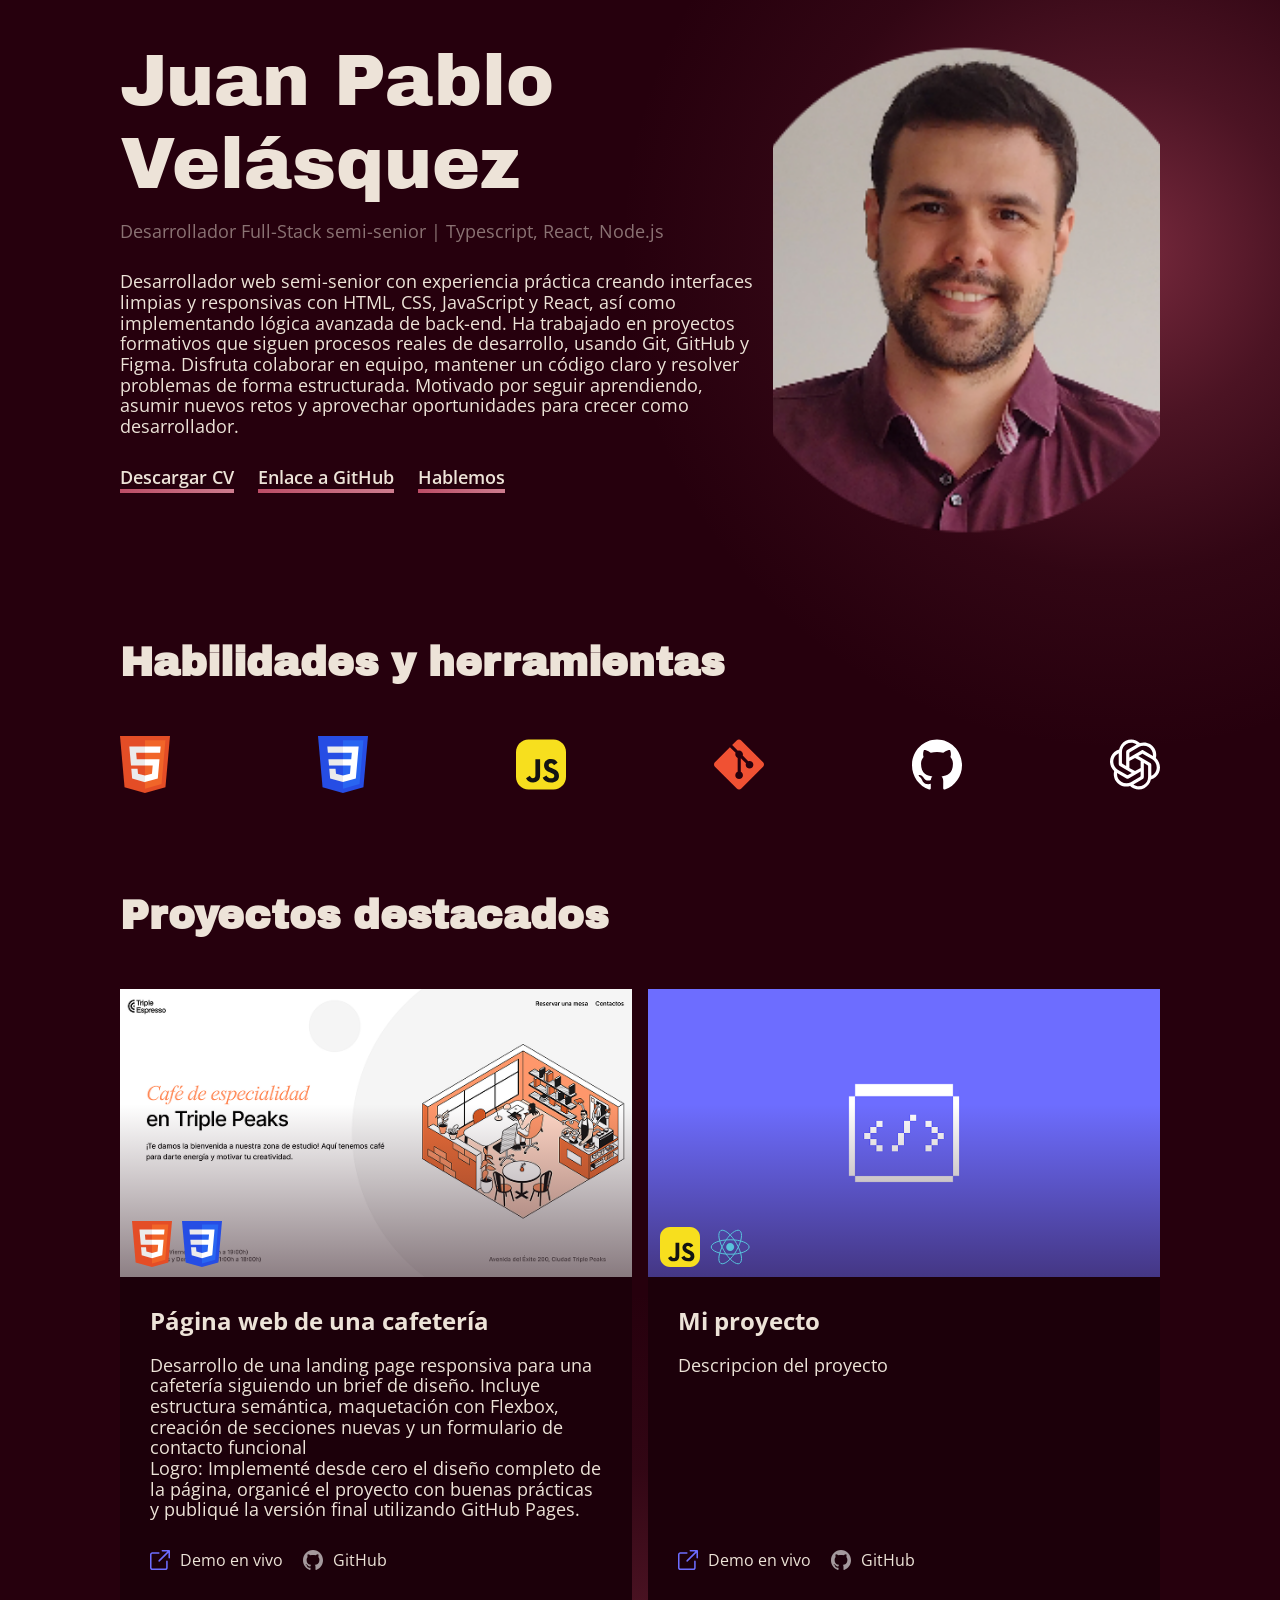
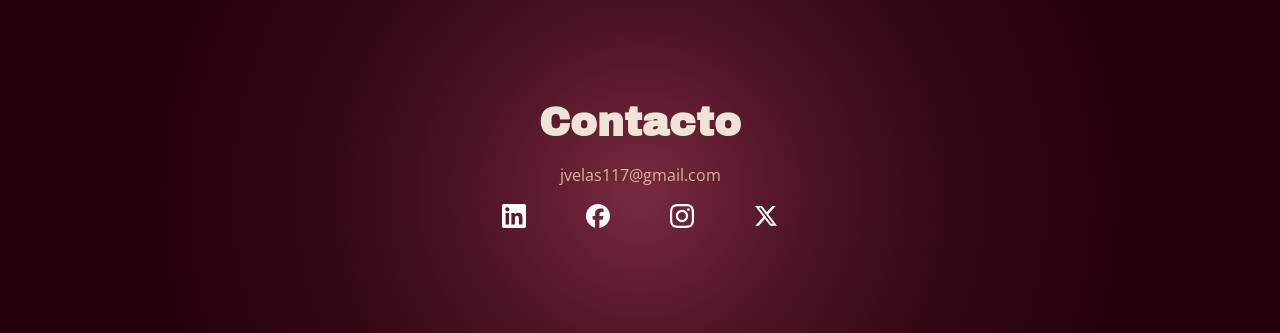
<file: index.html>
<!DOCTYPE html>
<html lang="es">
<head>
  <meta charset="UTF-8">
  <meta name="viewport" content="width=device-width, initial-scale=1.0">
  <link rel="stylesheet" href="styles/normalize.css">
  <link rel="stylesheet" href="styles/style.css">
  <title>Presentacion y portafolio Juan Pablo Velasquez</title>
</head>
<body>
  <div class="page">

    <header class="header">
      <img class="header__image" src="images/portrait.png" alt="retrato del desarrollador">
      <div class="header__info">
        <h1 class="header__title">Juan Pablo Vel&aacute;squez</h1>
        <p class="header__role">
          <span class="header__role-text">Desarrollador Full-Stack semi-senior</span>
          <span class="header__role-separator">|</span>
          <span class="header__role-text">Typescript, React, Node.js</span>
        </p>
        <p class="header__description">
          Desarrollador web semi-senior con experiencia práctica creando interfaces limpias y responsivas con HTML, CSS, JavaScript y
          React, así como implementando lógica avanzada de back-end. Ha trabajado en proyectos formativos que siguen procesos reales
          de desarrollo, usando Git, GitHub y Figma. Disfruta colaborar en equipo, mantener un código claro y resolver problemas de
          forma estructurada. Motivado por seguir aprendiendo, asumir nuevos retos y aprovechar oportunidades para crecer como
          desarrollador.
        </p>
        <div class="header__links">
          <a class="header__link" href="#">Descargar CV</a>
          <a class="header__link" href="#">Enlace a GitHub</a>
          <a class="header__link" href="#">Hablemos</a>
        </div>
      </div>
    </header>
    <div class="header__skills">
      <h2 class="header__subtitle">Habilidades y herramientas</h2>
      <div class="header__skill-icons">
        <img class="header__skill-icon" src="images/html_icon.svg" alt="html icon">
        <img class="header__skill-icon" src="images/css_icon.svg" alt="css icon">
        <img class="header__skill-icon" src="images/javascript_icon.svg" alt="javascript icon">
        <img class="header__skill-icon" src="images/git_icon.svg" alt="git icon">
        <img class="header__skill-icon" src="images/github_icon.svg" alt="github icon">
        <img class="header__skill-icon" src="images/chatgpt_icon.svg" alt="chatgpt icon">
      </div>
    </div>
    <main class="content">
      <h2 class="content__subtitle">Proyectos destacados</h2>
      <div class="content__cards">
        <div class="card">
          <div class="card__image-container">
            <div class="card__veil"></div>
            <img class="card__image" src="images/cafeteria.png" alt="portada del proyecto cafeteria">
            <div class="card__icons">
              <img class="card__icon" src="images/html_icon.svg" alt="icono de html">
              <img class="card__icon" src="images/css_icon.svg" alt=" icono de css">
            </div>
          </div>
          <div class="card__info">
            <h3 class="card__title">P&aacute;gina web de una cafeter&iacute;a</h3>
            <div class="card__description">
              <p class="card__text">
                <span class="card__text-block">
                  Desarrollo de una landing page responsiva para una cafetería siguiendo un brief de diseño. Incluye estructura semántica, maquetación con
                  Flexbox, creación de secciones nuevas y un formulario de contacto funcional
                </span>
                <span class="card__text-block">
                  Logro: Implementé desde cero el diseño completo de la página,
                  organicé el proyecto con buenas prácticas y publiqué la versión final utilizando GitHub Pages.
                </span>
              </p>
            </div>
            <div class="card__links">
              <div class="card__links-group">
                <img src="images/open_new_tab_icon.svg" alt="icono abrir en nueva ventana">
                <a class="card__link" href="#">Demo en vivo</a>
              </div>
              <div class="card__links-group">
                <img src="images/github_icon_negative.svg" alt="icono enlace a github">
                <a class="card__link" href="#">GitHub</a>
              </div>
            </div>
          </div>
        </div>
        <div class="card">
          <div class="card__image-container">
            <div class="card__veil"></div>
            <img class="card__image" src="images/proyecto.png" alt="portada del proyecto cafeteria">
            <div class="card__icons">
              <img class="card__icon" src="images/javascript_icon.svg" alt="icono de javascript">
              <img class="card__icon" src="images/react_icon.svg" alt=" icono de react">
            </div>
          </div>
          <div class="card__info">
            <h3 class="card__title">Mi proyecto</h3>
            <div class="card__description">
              <p class="card__text">
                <span class="card__text-block">
                  Descripcion del proyecto
                </span>
              </p>
            </div>
            <div class="card__links">
              <div class="card__links-group">
                <img src="images/open_new_tab_icon.svg" alt="icono abrir en nueva ventana">
                <a class="card__link" href="#">Demo en vivo</a>
              </div>
              <div class="card__links-group">
                <img src="images/github_icon_negative.svg" alt="icono enlace a github">
                <a class="card__link" href="#">GitHub</a>
              </div>
            </div>
          </div>
        </div>
      </div>
    </main>
    <footer class="footer">
      <h2 class="footer__subtitle">Contacto</h2>
      <a class="footer__email" href="#">jvelas117@gmail.com</a>
      <ul class="footer__icons">
        <li>
          <a class="footer__link" href="https://www.linkedin.com/">
            <img class="footer__icon" src="images/linkedin_icon_negative.svg" alt="linkedin icon">
          </a>
        </li>
        <li>
          <a class="footer__link" href="https://www.facebook.com/">
            <img class="footer__icon" src="images/facebook_icon_negative.svg" alt="facebook icon">
          </a>
        </li>
        <li>
          <a class="footer__link" href="https://www.instagram.com/">
            <img class="footer__icon" src="images/instagram_icon_negative.svg" alt="instagram icon">
          </a>
        </li>
        <li>
          <a class="footer__link" href="https://www.x.com/">
            <img class="footer__icon" src="images/twitter_icon_negative.svg" alt="twitter icon">
          </a>
        </li>
      </ul>
    </footer>
  </div>
</body>
</html>
</file>
<file: styles/style.css>
@font-face {
    font-family: 'ArchivoBlack-Regular';
    src:
      url('../fonts/ArchivoBlack-Regular.woff2') format('woff2'),
      url('../fonts/ArchivoBlack-Regular.woff') format('woff');
    font-weight: normal;
    font-style: normal;
    font-display: swap;
}

@font-face {
    font-family: 'OpenSans-Bold';
    src:
      url('../fonts/OpenSans-Bold.woff2') format('woff2'),
      url('../fonts/OpenSans-Bold.woff') format('woff');
    font-weight: normal;
    font-style: normal;
    font-display: swap;
}

@font-face {
    font-family: 'OpenSans-Regular';
    src:
      url('../fonts/OpenSans-Regular.woff2') format('woff2'),
      url('../fonts/OpenSans-Regular.woff') format('woff');
    font-weight: normal;
    font-style: normal;
    font-display: swap;
}

@font-face {
    font-family: 'OpenSans-SemiBold';
    src:
      url('../fonts/OpenSans-SemiBold.woff2') format('woff2'),
      url('../fonts/OpenSans-SemiBold.woff') format('woff');
    font-weight: normal;
    font-style: normal;
    font-display: swap;
}

body {
  display: flex;
  flex-direction: column;
  align-items: center;
  min-height: 100vh;
  /* padding: 40px 120px 100px 120px; */
  background-color: #26000D;
  background-image:
    radial-gradient(
      circle 500px at calc(50% + 480px) 250px,
      rgba(188, 77, 102, 0.55) 0%,
      rgba(188, 77, 102, 0.25) 35%,
      rgba(188, 77, 102, 0.08) 65%,
      transparent 100%
    ),
    radial-gradient(
      circle 500px at 50% calc(100% - 140px),
      rgba(188, 77, 102, 0.55) 0%,
      rgba(188, 77, 102, 0.25) 35%,
      rgba(188, 77, 102, 0.08) 65%,
      transparent 100%
    );
  background-repeat: no-repeat;
  color: #EDE3D8;
  gap: 100px;
}

.page {
  max-width: 1440px;
  margin: 0 auto;
  padding: 40px 120px 100px;
  display: flex;
  flex-direction: column;
  gap: 100px;
}

.header, .content, .footer {
  width: 100%;
}


.header {
  display: flex;
  flex-direction: row-reverse;
  flex-wrap: wrap;
  gap: 20px;
}

.header__info {
  font-family: "OpenSans-Regular";
  font-size: 18px;
  display: flex;
  flex-direction: column;
  flex-wrap: wrap;
  flex: 1;
  min-width: 0;
}

.header__title {
  font-family: "ArchivoBlack-Regular";
  font-weight: 400;
  display: flex;
  margin: 0;
  font-size: 72px;
}

.header__description {
  margin: 15px 0;
}

.header__image {
  width: 387px;
  height: 500px;
  object-fit: cover;
  align-self: flex-start;
}

.header__skills {
  width: 100%;
}

.header__skill-icons {
  display: flex;
  flex-direction: row;
  justify-content: space-between;
  margin-top: 50px;
}

.header__skill-icon {
  width: 50px;
}

.header__role {
  font-family:"OpenSans-Regular";
  font-size: 18px;
  margin: 15px 0;
  opacity: .5;
}

.header__links{
  font-family: "OpenSans-SemiBold";
  display: flex;
  flex-direction: row;
  margin-top: 15px;
  gap: 24px;
}

.header__link {
  padding-bottom: 6px;
  background-image: linear-gradient(90deg, #BC4D66, #CD7C8E);
  background-repeat: no-repeat;
  background-position: left bottom;
  background-size: 100% 4px;
  transition: opacity 0.2s ease, background-size 0.2s ease;
}

.header__link, .card__link, .footer__email {
  text-decoration: none;
  color: inherit;
}

.header__subtitle, .content__subtitle, .footer__subtitle {
  font-family: "ArchivoBlack-Regular";
  font-size: 40px;
  font-weight: 400px;
  margin: 0;
}

.content__cards {
  display: flex;
  flex-direction: row;
  gap: 16px;
  margin-top: 50px;
}

.card {
  flex: 1;
  background-color: #1C000A;
  display: flex;
  flex-direction: column;
}

.card__title{
  font-family: "OpenSans-Bold";
  font-size: 24px;
  margin: 0;
}

.card__description {
  margin: 20px 0 30px 0;
}

.card__text {
  font-family: "OpenSans-Regular";
  font-size: 18px;
  margin: 0;
}

.card__info {
  padding: 30px;
  flex: 1;
  display: flex;
  flex-direction: column;
}

.card__image-container {
  position: relative;
}

.card__image {
  aspect-ratio: 16 / 9;
  object-fit: cover;
  width: 100%;
  display: block;
}

.card__icons {
  display: flex;
  flex-direction: row;
  align-items: center;
  position: absolute;
  left: 12px;
  bottom: 10px;
  gap: 10px;
  z-index: 1;
}

.card__icon {
  width: 40px;
}

.card__veil {
  position: absolute;
  top: 0;
  left: 0;
  width: 100%;
  height: 100%;
  background: linear-gradient(180deg, transparent 40%, rgba(28, 0, 10, 0.5) 100%);
  pointer-events: none;
}

.card__links{
  margin-top: auto;
  font-family: "OpenSans-Regular";
  display: flex;
  flex-direction: row;
  justify-content: start;
  gap: 20px;
  font-size: 16px;
}

.card__links-group {
  display: flex;
  flex-direction: row;
  justify-content: start;
  align-items: center;
  gap: 10px;
}


.footer {
  display: flex;
  flex-direction: column;
  align-items: center;
  gap: 20px;
}

.footer__icons {
  display: flex;
  flex-direction: row;
  gap: 60px;
  margin-top: 10px;
  list-style: none;
  margin: 0;
  padding: 0;
}

.footer__email {
  font-family: "OpenSans-Regular";
  color: #D7B79E;
}

.card__text-block {
  display: block;
}

.header__link:hover, .card__links-group:hover, .footer__email:hover, .footer__link:hover {
  opacity: 0.5;
}

@media screen and (max-width: 1023px) {

  .page {
    padding: 40px 40px 100px 40px;
    gap: 80px;
  }

  .header__title {
    font-size: 58px;
  }

  .header__role {
    margin: 14px 0 10px 0;
  }

  .header__links {
    margin-top: 10px;
  }

  .header__description {
    margin: 10px 0;
  }

  .header__skill-icons {
    margin-top: 40px;
  }

  .content__cards {
    flex-direction: column;
    margin-top: 30px;
  }

  .header__role-separator {
    display: none;
  }
  .header__role-text {
    display: block;
  }

  .header__image {
    width: 216px;
    height: 280px;
  }
}

@media screen and (max-width: 767px) {

  .page {
    padding: 20px;
    gap: 60px;
  }

  .header {
    gap: 30px;
  }

  .header__title {
    font-size: 36px;
  }

  .header__role {
    margin: 10px 0;
    font-size: 16px;
  }

  .header__image {
    width: 100%;
    height: 280px;
    object-fit: cover;
  }

  .header__links {
    flex-direction: column;
    margin-top: 20px;
  }

  .header__skill-icons {
    display: flex;
    flex-wrap: wrap;
    gap: 30px;
    justify-content: flex-start;
    margin-top: 30px;
  }

  .header__skill-icon {
    width: 30px;
  }

  .header__subtitle, .content__subtitle, .footer__subtitle {
    font-size: 28px;

  }

  .card__title{
    font-size: 20px;
  }

  .card__text {
    font-size: 16px;
  }

  .card__icon {
    width: 20px;
  }

}
</file>
